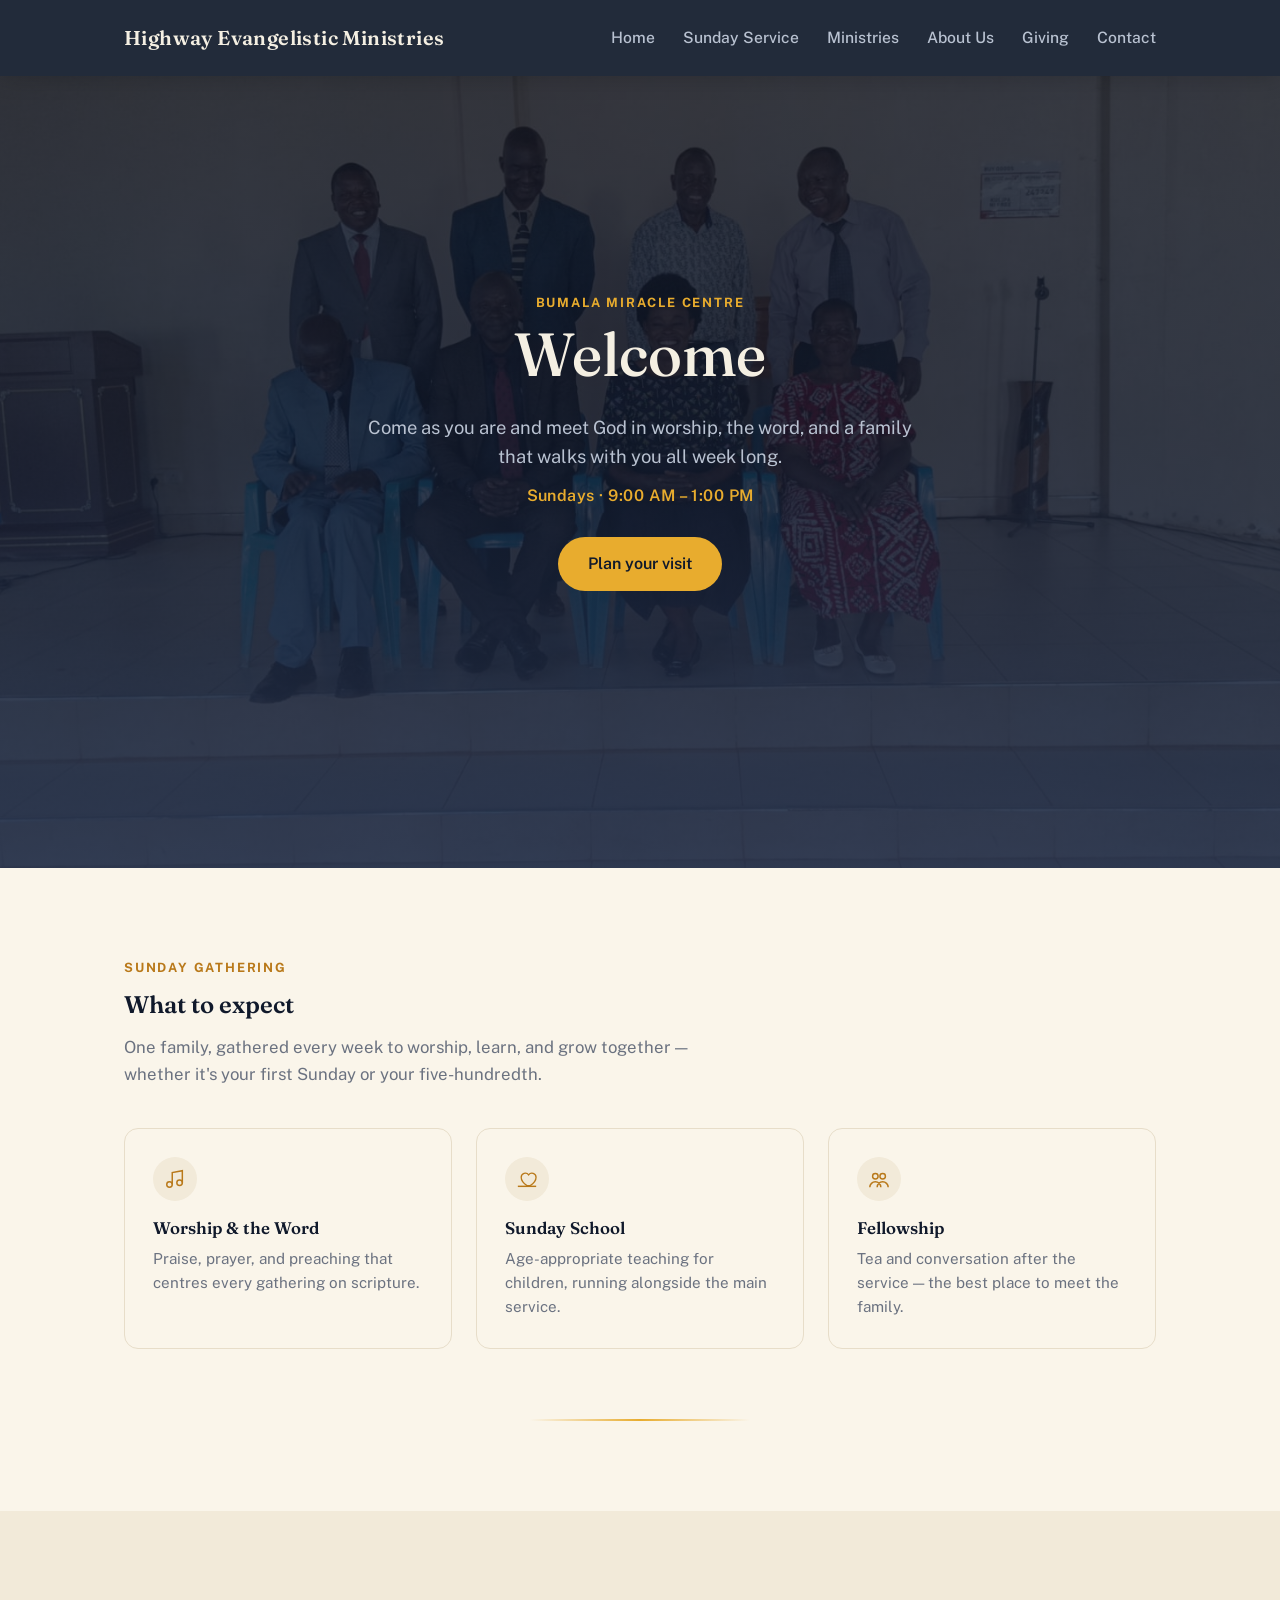
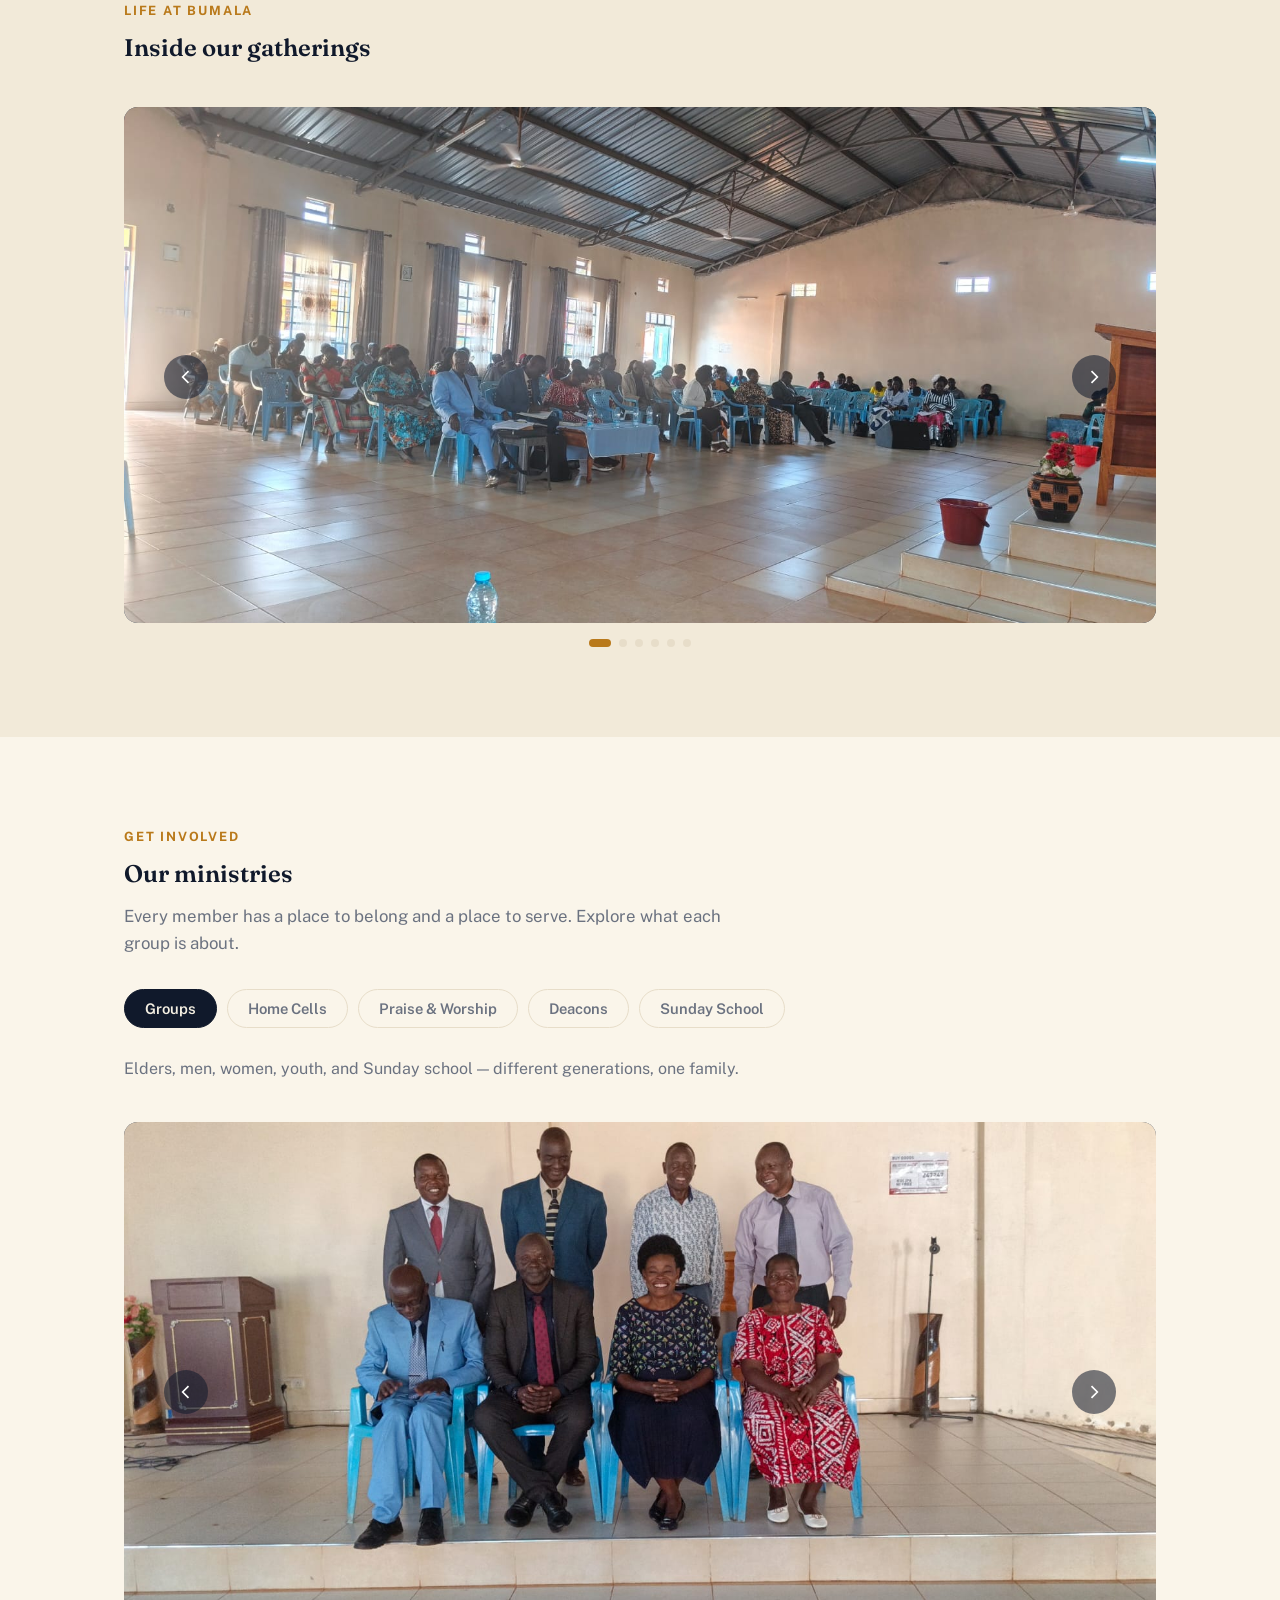
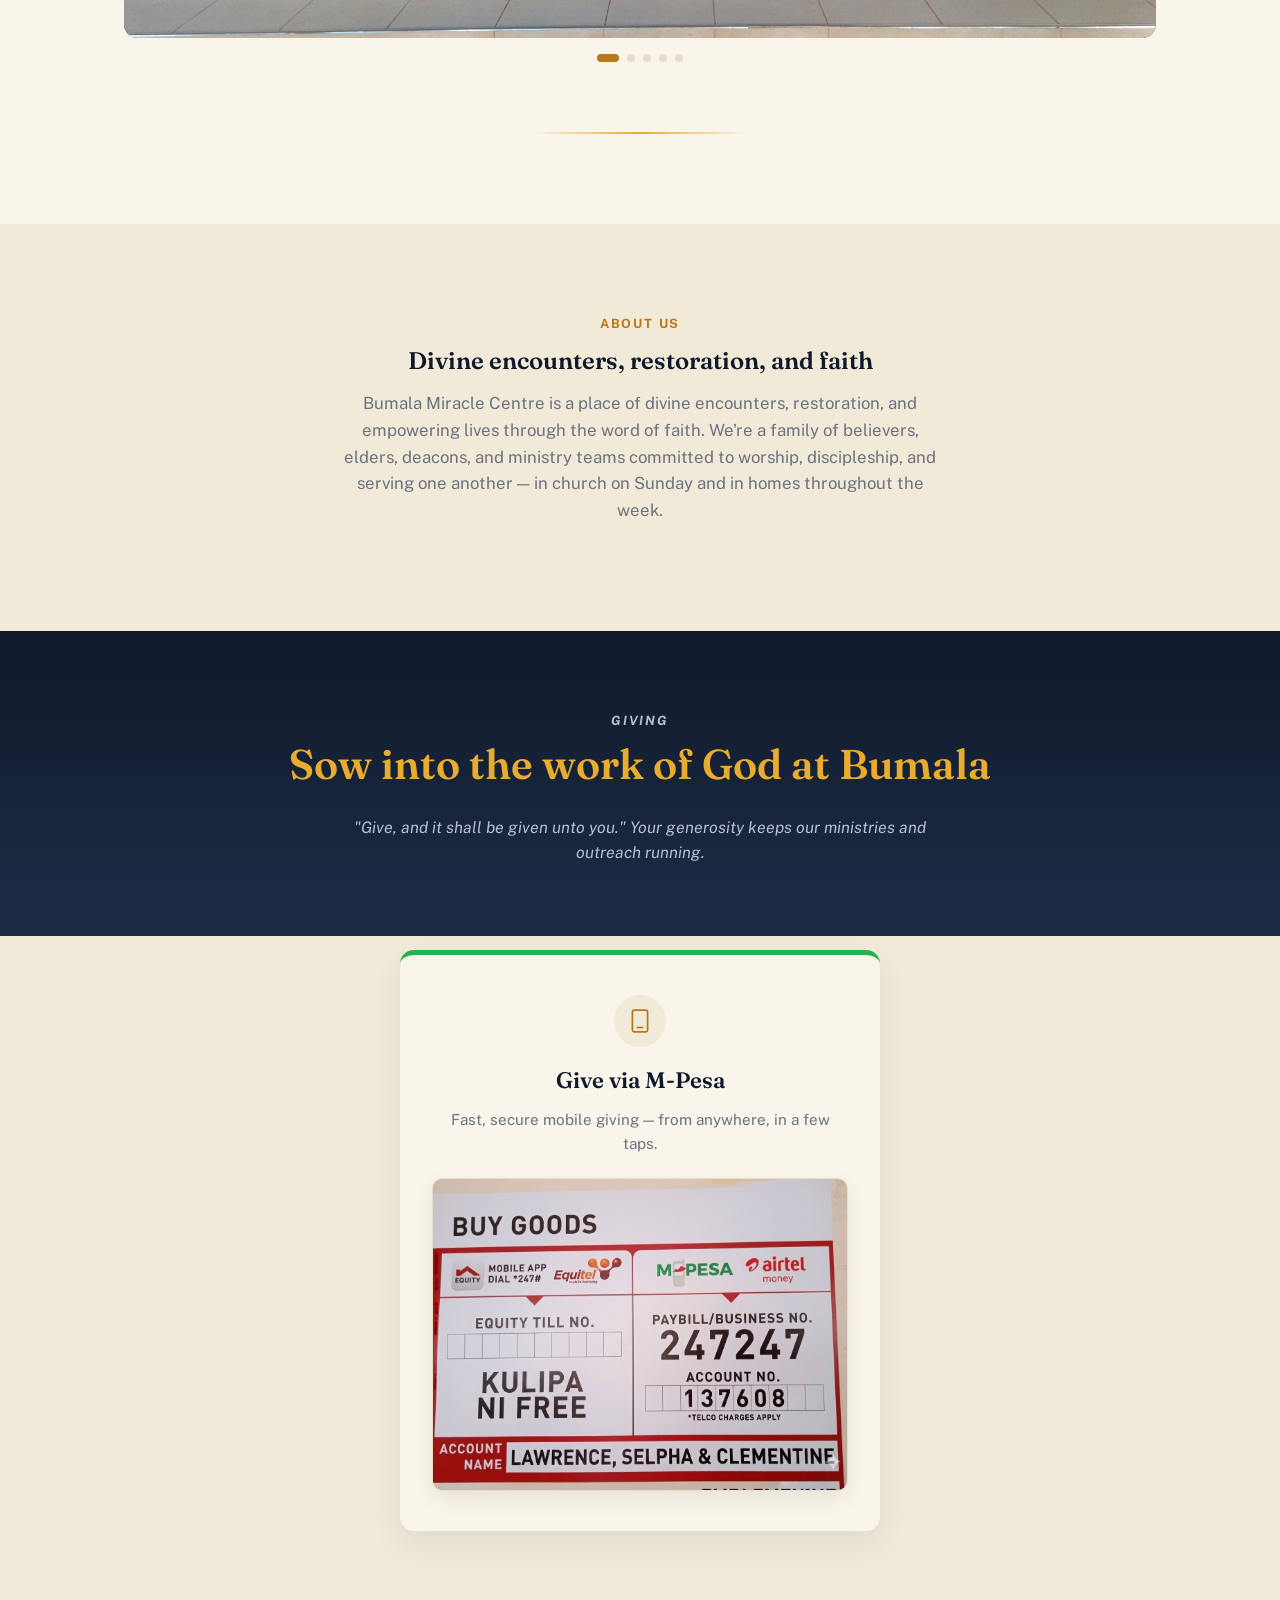
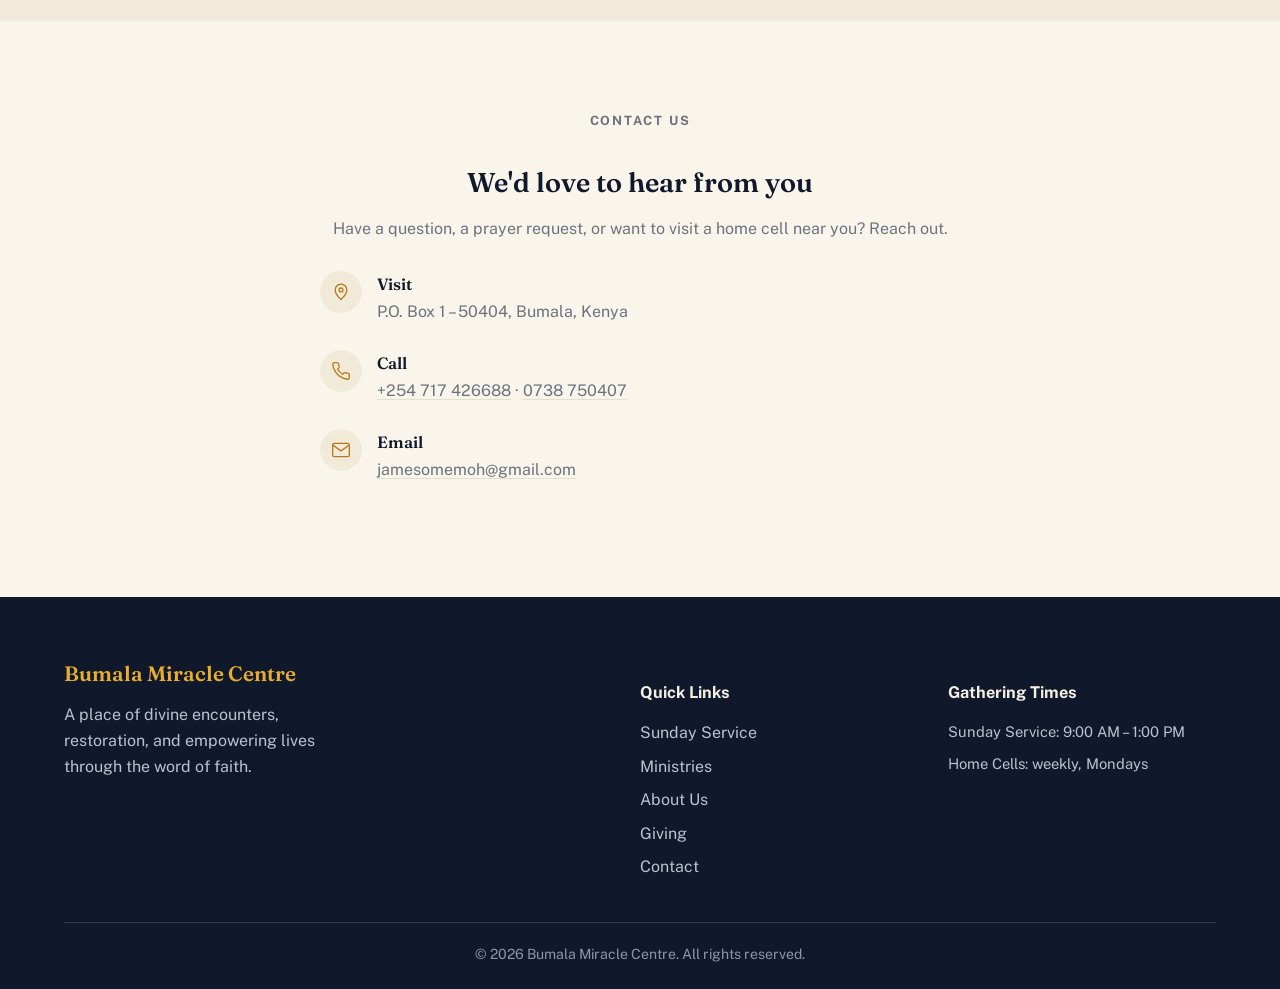
<file: index.html>
<!DOCTYPE html>
<html lang="en">
<head>
<meta charset="UTF-8">
<meta name="viewport" content="width=device-width, initial-scale=1.0">
<title>Highway Evangelistic Ministries</title>
<meta name="description" content="Bumala Miracle Centre: a place of divine encounters, restoration, and empowering lives through the word of faith. Join us Sundays 9:00AM–1:00PM.">
<link rel="preconnect" href="https://fonts.googleapis.com">
<link rel="preconnect" href="https://fonts.gstatic.com" crossorigin>
<link href="https://fonts.googleapis.com/css2?family=Fraunces:ital,opsz,wght@0,9..144,300;0,9..144,500;0,9..144,600;1,9..144,400&family=Public+Sans:wght@400;500;600;700&display=swap" rel="stylesheet">
<link rel="stylesheet" href="style.css">
</head>
<body>

<a class="skip-link" href="#main">Skip to main content</a>

<!-- ============ HEADER ============ -->
<header class="site-header" id="site-header">
    <div class="header-inner">
        <a href="#home" class="logo">
            Highway Evangelistic Ministries
        </a>

        <button class="nav-toggle" id="navToggle" aria-expanded="false" aria-controls="primaryNav" aria-label="Open menu">
            <span></span><span></span><span></span>
        </button>

        <nav class="navbar" id="primaryNav">
            <ul>
                <li><a href="#home">Home</a></li>
                <li><a href="#services">Sunday Service</a></li>
                <li><a href="#ministries">Ministries</a></li>
                <li><a href="#about">About Us</a></li>
                <li><a href="#giving">Giving</a></li>
                <!--<li><a href="#projects">Projects</a></li>
                <li><a href="#bible-study">Bible Study</a></li>
                -->
                <li><a href="#contact">Contact</a></li>

            </ul>
        </nav>
    </div>
</header>

<main id="main">

    <!-- ============ HERO ============ -->
    <section class="hero" id="home">
        <div class="hero-bg" data-carousel aria-hidden="true">
            <div class="carousel-track">
                <div class="carousel-slide"><img src="images/elders.jpg" alt="" loading="eager"></div>
                <div class="carousel-slide"><img src="images/men.jpg" alt="" loading="lazy"></div>
                <div class="carousel-slide"><img src="images/women.jpg" alt="" loading="lazy"></div>
                <div class="carousel-slide"><img src="images/youth.jpg" alt="" loading="lazy"></div>
                <div class="carousel-slide"><img src="images/sundaySchool.jpg" alt="" loading="lazy"></div>
            </div>
        </div>
        <div class="hero-overlay" aria-hidden="true"></div>
        <div class="hero-content">
            <p class="eyebrow">Bumala Miracle Centre</p>
            <h1>Welcome</h1>
            <p class="hero-lede">Come as you are and meet God in worship, the word, and a family that
                walks with you all week long.</p>
            <p class="hero-meta">Sundays &middot; 9:00&nbsp;AM &ndash; 1:00&nbsp;PM</p>
            <div class="hero-actions">
                <a href="#services" class="btn btn-primary">Plan your visit</a>
            </div>
        </div>
    </section>

    <!-- ============ SUNDAY SERVICE ============ -->
    <section class="section" id="services">
        <div class="section-inner">
            <p class="eyebrow">Sunday Gathering</p>
            <h2>What to expect</h2>
            <p class="section-lede">One family, gathered every week to worship, learn, and grow together —
                whether it's your first Sunday or your five-hundredth.</p>

            <div class="info-grid">
                <div class="info-card">
                    <span class="info-card-icon" aria-hidden="true">
                        <svg viewBox="0 0 24 24" fill="none" stroke="currentColor" stroke-width="1.6"><path d="M9 18V5l11-2v13"/><circle cx="6" cy="18" r="3"/><circle cx="17" cy="16" r="3"/></svg>
                    </span>
                    <h3>Worship &amp; the Word</h3>
                    <p>Praise, prayer, and preaching that centres every gathering on scripture.</p>
                </div>
                <div class="info-card">
                    <span class="info-card-icon" aria-hidden="true">
                        <svg viewBox="0 0 24 24" fill="none" stroke="currentColor" stroke-width="1.6"><path d="M12 20s-7-4.4-7-10a5 5 0 0 1 9-3 5 5 0 0 1 9 3c0 5.6-7 10-7 10z" transform="scale(0.9) translate(1.3,1.3)"/><path d="M2 20h20"/></svg>
                    </span>
                    <h3>Sunday School</h3>
                    <p>Age-appropriate teaching for children, running alongside the main service.</p>
                </div>
                <div class="info-card">
                    <span class="info-card-icon" aria-hidden="true">
                        <svg viewBox="0 0 24 24" fill="none" stroke="currentColor" stroke-width="1.6"><circle cx="8" cy="9" r="3"/><circle cx="16" cy="9" r="3"/><path d="M2 21c0-3.3 2.7-6 6-6s6 2.7 6 6M10 21c0-3.3 2.7-6 6-6s6 2.7 6 6"/></svg>
                    </span>
                    <h3>Fellowship</h3>
                    <p>Tea and conversation after the service — the best place to meet the family.</p>
                </div>
            </div>
        </div>
        <div class="divider" aria-hidden="true"></div>
    </section>

    <!-- ============ GALLERY: CONGREGATION ============ -->
    <section class="section section-tinted" aria-labelledby="lifeHeading">
        <div class="section-inner">
            <p class="eyebrow">Life at Bumala</p>
            <h2 id="lifeHeading">Inside our gatherings</h2>
        </div>
        <div class="carousel" data-carousel aria-roledescription="carousel" aria-label="Photos from our services">
            <div class="carousel-track">
                <div class="carousel-slide"><img src="images/sermon2.jpg" alt="The word being preached during a Sunday service" loading="lazy"></div>
                <div class="carousel-slide"><img src="images/congregation.jpg" alt="The congregation gathered in worship" loading="lazy"></div>
                <div class="carousel-slide"><img src="images/sermon.jpg" alt="A message being delivered from the pulpit" loading="lazy"></div>
                <div class="carousel-slide"><img src="images/sermon3.jpg" alt="A moment of preaching during service" loading="lazy"></div>
                <div class="carousel-slide"><img src="images/sundaySchoolPerform.jpg" alt="Sunday school children performing" loading="lazy"></div>
                <div class="carousel-slide"><img src="images/congregation2.jpg" alt="Members of the congregation together" loading="lazy"></div>
            </div>
            <button class="carousel-btn prev" data-prev aria-label="Previous photo">
                <svg viewBox="0 0 24 24" fill="none" stroke="currentColor" stroke-width="2"><path d="M15 5l-7 7 7 7"/></svg>
            </button>
            <button class="carousel-btn next" data-next aria-label="Next photo">
                <svg viewBox="0 0 24 24" fill="none" stroke="currentColor" stroke-width="2"><path d="M9 5l7 7-7 7"/></svg>
            </button>
            <div class="carousel-dots" data-dots></div>
        </div>
    </section>

    <!-- ============ MINISTRIES (tabbed galleries) ============ -->
    <section class="section" id="ministries">
        <div class="section-inner">
            <p class="eyebrow">Get Involved</p>
            <h2>Our ministries</h2>
            <p class="section-lede">Every member has a place to belong and a place to serve. Explore what
                each group is about.</p>

            <div class="tabs" role="tablist" aria-label="Ministries">
                <button role="tab" aria-selected="true" aria-controls="panel-groups" id="tab-groups" class="tab active" data-tab="groups">Groups</button>
                <button role="tab" aria-selected="false" aria-controls="panel-homecells" id="tab-homecells" class="tab" data-tab="homecells" tabindex="-1">Home Cells</button>
                <button role="tab" aria-selected="false" aria-controls="panel-praise" id="tab-praise" class="tab" data-tab="praise" tabindex="-1">Praise &amp; Worship</button>
                <button role="tab" aria-selected="false" aria-controls="panel-deacons" id="tab-deacons" class="tab" data-tab="deacons" tabindex="-1">Deacons</button>
                <button role="tab" aria-selected="false" aria-controls="panel-sundayschool" id="tab-sundayschool" class="tab" data-tab="sundayschool" tabindex="-1">Sunday School</button>
            </div>
        </div>

        <div class="tab-panel active" id="panel-groups" role="tabpanel" aria-labelledby="tab-groups" data-panel="groups">
            <p class="tab-blurb">Elders, men, women, youth, and Sunday school — different generations, one family.</p>
            <div class="carousel" data-carousel aria-roledescription="carousel" aria-label="Photos of our church groups">
                <div class="carousel-track">
                    <div class="carousel-slide"><img src="images/elders.jpg" alt="Church elders" loading="lazy"></div>
                    <div class="carousel-slide"><img src="images/men.jpg" alt="Men's fellowship" loading="lazy"></div>
                    <div class="carousel-slide"><img src="images/women.jpg" alt="Women's fellowship" loading="lazy"></div>
                    <div class="carousel-slide"><img src="images/youth.jpg" alt="Youth fellowship" loading="lazy"></div>
                    <div class="carousel-slide"><img src="images/sundaySchool.jpg" alt="Sunday school class" loading="lazy"></div>
                </div>
                <button class="carousel-btn prev" data-prev aria-label="Previous photo"><svg viewBox="0 0 24 24" fill="none" stroke="currentColor" stroke-width="2"><path d="M15 5l-7 7 7 7"/></svg></button>
                <button class="carousel-btn next" data-next aria-label="Next photo"><svg viewBox="0 0 24 24" fill="none" stroke="currentColor" stroke-width="2"><path d="M9 5l7 7-7 7"/></svg></button>
                <div class="carousel-dots" data-dots></div>
            </div>
        </div>

        <div class="tab-panel" id="panel-homecells" role="tabpanel" aria-labelledby="tab-homecells" data-panel="homecells" hidden>
            <p class="tab-blurb">Gather with brethren from your area at a member's home for a once-a-week
                service during the week.</p>
            <div class="carousel" data-carousel aria-roledescription="carousel" aria-label="Photos of our home cells">
                <div class="carousel-track">
                    <div class="carousel-slide"><img src="images/homeCellLeaders.jpg" alt="Home cell leaders" loading="lazy"></div>
                    <div class="carousel-slide"><img src="images/homeCell.jpg" alt="A home cell meeting" loading="lazy"></div>
                    <div class="carousel-slide"><img src="images/homeCell2.jpg" alt="A home cell meeting" loading="lazy"></div>
                    <div class="carousel-slide"><img src="images/homeCell3.jpg" alt="A home cell meeting" loading="lazy"></div>
                    <div class="carousel-slide"><img src="images/homeCell4.jpg" alt="A home cell meeting" loading="lazy"></div>
                    <div class="carousel-slide"><img src="images/homeCell5.jpg" alt="A home cell meeting" loading="lazy"></div>
                    <div class="carousel-slide"><img src="images/homeCell6.jpg" alt="A home cell meeting" loading="lazy"></div>
                </div>
                <button class="carousel-btn prev" data-prev aria-label="Previous photo"><svg viewBox="0 0 24 24" fill="none" stroke="currentColor" stroke-width="2"><path d="M15 5l-7 7 7 7"/></svg></button>
                <button class="carousel-btn next" data-next aria-label="Next photo"><svg viewBox="0 0 24 24" fill="none" stroke="currentColor" stroke-width="2"><path d="M9 5l7 7-7 7"/></svg></button>
                <div class="carousel-dots" data-dots></div>
            </div>
        </div>

        <div class="tab-panel" id="panel-praise" role="tabpanel" aria-labelledby="tab-praise" data-panel="praise" hidden>
            <p class="tab-blurb">Sing and dance for the Lord — leading the congregation into worship every week.</p>
            <div class="carousel" data-carousel aria-roledescription="carousel" aria-label="Photos of our praise and worship team">
                <div class="carousel-track">
                    <div class="carousel-slide"><img src="images/praiseTeam.jpg" alt="Praise and worship team leading service" loading="lazy"></div>
                    <div class="carousel-slide"><img src="images/praiseTeam2.jpg" alt="Praise and worship team leading service" loading="lazy"></div>
                </div>
                <button class="carousel-btn prev" data-prev aria-label="Previous photo"><svg viewBox="0 0 24 24" fill="none" stroke="currentColor" stroke-width="2"><path d="M15 5l-7 7 7 7"/></svg></button>
                <button class="carousel-btn next" data-next aria-label="Next photo"><svg viewBox="0 0 24 24" fill="none" stroke="currentColor" stroke-width="2"><path d="M9 5l7 7-7 7"/></svg></button>
                <div class="carousel-dots" data-dots></div>
            </div>
        </div>

        <div class="tab-panel" id="panel-deacons" role="tabpanel" aria-labelledby="tab-deacons" data-panel="deacons" hidden>
            <p class="tab-blurb">Our members serve in many roles — from treasury to ushering to leading our
                women's ministry.</p>
            <div class="carousel" data-carousel aria-roledescription="carousel" aria-label="Photos of our deacons">
                <div class="carousel-track">
                    <div class="carousel-slide"><img src="images/treasury.jpg" alt="Treasury team" loading="lazy"></div>
                    <div class="carousel-slide"><img src="images/treasury2.jpg" alt="Treasury team" loading="lazy"></div>
                    <div class="carousel-slide"><img src="images/treasury3.jpg" alt="Treasury team" loading="lazy"></div>
                    <div class="carousel-slide"><img src="images/ushers.jpg" alt="Ushering team" loading="lazy"></div>
                    <div class="carousel-slide"><img src="images/womenLeaders.jpg" alt="Women's ministry leaders" loading="lazy"></div>
                </div>
                <button class="carousel-btn prev" data-prev aria-label="Previous photo"><svg viewBox="0 0 24 24" fill="none" stroke="currentColor" stroke-width="2"><path d="M15 5l-7 7 7 7"/></svg></button>
                <button class="carousel-btn next" data-next aria-label="Next photo"><svg viewBox="0 0 24 24" fill="none" stroke="currentColor" stroke-width="2"><path d="M9 5l7 7-7 7"/></svg></button>
                <div class="carousel-dots" data-dots></div>
            </div>
        </div>

        <div class="tab-panel" id="panel-sundayschool" role="tabpanel" aria-labelledby="tab-sundayschool" data-panel="sundayschool" hidden>
            <p class="tab-blurb">"Teach a child in the ways, and he shall not depart from it." Building
                strong foundations from an early age.</p>
            <div class="carousel" data-carousel aria-roledescription="carousel" aria-label="Photos of our Sunday school">
                <div class="carousel-track">
                    <div class="carousel-slide"><img src="images/sundaySchool.jpg" alt="Sunday school class" loading="lazy"></div>
                    <div class="carousel-slide"><img src="images/sundaySchoolPerform.jpg" alt="Sunday school performance" loading="lazy"></div>
                    <div class="carousel-slide"><img src="images/sundayschoolperform2.jpg" alt="Sunday school performance" loading="lazy"></div>
                    <div class="carousel-slide"><img src="images/sundaySchoolPerform3.jpg" alt="Sunday school performance" loading="lazy"></div>
                    <div class="carousel-slide"><img src="images/sundaySchoolPerform4.jpg" alt="Sunday school performance" loading="lazy"></div>
                    <div class="carousel-slide"><img src="images/sundaySchoolPerform5.jpg" alt="Sunday school performance" loading="lazy"></div>
                    <div class="carousel-slide"><img src="images/sundaySchoolPerform6.jpg" alt="Sunday school performance" loading="lazy"></div>
                </div>
                <button class="carousel-btn prev" data-prev aria-label="Previous photo"><svg viewBox="0 0 24 24" fill="none" stroke="currentColor" stroke-width="2"><path d="M15 5l-7 7 7 7"/></svg></button>
                <button class="carousel-btn next" data-next aria-label="Next photo"><svg viewBox="0 0 24 24" fill="none" stroke="currentColor" stroke-width="2"><path d="M9 5l7 7-7 7"/></svg></button>
                <div class="carousel-dots" data-dots></div>
            </div>
        </div>
        <div class="divider" aria-hidden="true"></div>
    </section>

    <!-- ============ ABOUT ============ -->
    <section class="section section-tinted" id="about">
        <div class="section-inner section-inner-narrow">
            <p class="eyebrow">About Us</p>
            <h2>Divine encounters, restoration, and faith</h2>
            <p class="section-lede">Bumala Miracle Centre is a place of divine encounters, restoration, and
                empowering lives through the word of faith. We're a family of believers, elders, deacons, and
                ministry teams committed to worship, discipleship, and serving one another — in church on
                Sunday and in homes throughout the week.</p>
        </div>
    </section>

    <!-- ============ GIVING ============ -->
    <section class="page-title-banner" id="giving">
        <p class="eyebrow eyebrow-light">Giving</p>
        <h1>Sow into the work of God at Bumala</h1>
        <p>"Give, and it shall be given unto you." Your generosity keeps our ministries and outreach running.</p>
    </section>

    <section class="giving-section">
        <div class="giving-container">
            <div class="giving-card mpesa-card">
                <span class="giving-icon" aria-hidden="true">
                    <svg viewBox="0 0 24 24" fill="none" stroke="currentColor" stroke-width="1.6"><rect x="5" y="2" width="14" height="20" rx="2"/><path d="M9 18h6"/></svg>
                </span>
                <h2>Give via M-Pesa</h2>
                <p>Fast, secure mobile giving — from anywhere, in a few taps.</p>
                <img class="payment-poster" src="images/mpesa-paybill.jpg" alt="M-Pesa Buy Goods poster: Paybill/Business No. 247247, Account No. 137608, Account Name Lawrence, Selpha & Clementine">
            </div>
        </div>
    </section>

    <!-- ============ CONTACT ============ -->
    <section class="contact-section" id="contact">
        <div class="contact-container">
            <div class="contact-info">
                <p class="eyebrow">Contact Us</p>
                <h2>We'd love to hear from you</h2>
                <p>Have a question, a prayer request, or want to visit a home cell near you? Reach out.</p>

                <div class="info-item">
                    <span class="info-icon" aria-hidden="true">
                        <svg viewBox="0 0 24 24" fill="none" stroke="currentColor" stroke-width="1.6"><path d="M12 21s7-6.6 7-11.5A7 7 0 0 0 5 9.5C5 14.4 12 21 12 21z"/><circle cx="12" cy="9.5" r="2.3"/></svg>
                    </span>
                    <div>
                        <h3>Visit</h3>
                        <p>P.O. Box 1 &ndash; 50404, Bumala, Kenya</p>
                    </div>
                </div>

                <div class="info-item">
                    <span class="info-icon" aria-hidden="true">
                        <svg viewBox="0 0 24 24" fill="none" stroke="currentColor" stroke-width="1.6"><path d="M22 16.9v3a2 2 0 0 1-2.2 2 19.8 19.8 0 0 1-8.6-3.1 19.5 19.5 0 0 1-6-6 19.8 19.8 0 0 1-3.1-8.7A2 2 0 0 1 4.1 2h3a2 2 0 0 1 2 1.7c.1.9.3 1.8.6 2.7a2 2 0 0 1-.4 2.1L8 9.9a16 16 0 0 0 6 6l1.4-1.4a2 2 0 0 1 2.1-.4c.9.3 1.8.5 2.7.6a2 2 0 0 1 1.8 2z"/></svg>
                    </span>
                    <div>
                        <h3>Call</h3>
                        <p><a href="tel:+254717426688">+254 717 426688</a> &middot; <a href="tel:+254738750407">0738 750407</a></p>
                    </div>
                </div>

                <div class="info-item">
                    <span class="info-icon" aria-hidden="true">
                        <svg viewBox="0 0 24 24" fill="none" stroke="currentColor" stroke-width="1.6"><rect x="2" y="4" width="20" height="16" rx="2"/><path d="M2 6l10 7 10-7"/></svg>
                    </span>
                    <div>
                        <h3>Email</h3>
                        <p><a href="mailto:jamesomemoh@gmail.com">jamesomemoh@gmail.com</a></p>
                    </div>
                </div>
            </div>
        </div>
    </section>

</main>

<!-- ============ FOOTER ============ -->
<footer class="main-footer">
    <div class="footer-content">
        <div class="footer-brand">
            <h3>Bumala Miracle Centre</h3>
            <p>A place of divine encounters, restoration, and empowering lives through the word of faith.</p>
        </div>
        <div class="footer-links">
            <h4>Quick Links</h4>
            <ul>
                <li><a href="#services">Sunday Service</a></li>
                <li><a href="#ministries">Ministries</a></li>
                <li><a href="#about">About Us</a></li>
                <li><a href="#giving">Giving</a></li>
                <li><a href="#contact">Contact</a></li>
            </ul>
        </div>
        <div class="footer-hours">
            <h4>Gathering Times</h4>
            <p>Sunday Service: 9:00 AM &ndash; 1:00 PM</p>
            <p>Home Cells: weekly, Mondays</p>
        </div>
    </div>
    <p class="footer-bottom">&copy; <span id="year"></span> Bumala Miracle Centre. All rights reserved.</p>
</footer>

<script src="script.js"></script>
</body>
</html>
</file>
<file: style.css>
/* ============================================================
   BUMALA MIRACLE CENTRE — design tokens
   Deep ink navy paired with warm gold accents, in Fraunces (display)
   and Public Sans (body).
   ============================================================ */
:root {
    /* Color */
    --ink: #10192b;
    --ink-2: #1c2c45;
    --paper: #faf5ea;
    --paper-2: #f2ead9;
    --gold: #e8ac2e;
    --gold-deep: #b9791a;
    --clay: #c1573b;
    --text: #23262b;
    --text-muted: #6b7280;
    --text-on-ink: #f4efe2;
    --text-on-ink-muted: #b9c2d1;
    --mpesa-green: #26b14c;
    --border: #e7ddc9;

    /* Type */
    --font-display: "Fraunces", Georgia, serif;
    --font-body: "Public Sans", -apple-system, BlinkMacSystemFont, "Segoe UI", sans-serif;

    /* Layout */
    --max-width: 1160px;
    --radius: 14px;
    --header-h: 76px;
}

@media (prefers-reduced-motion: no-preference) {
    :root { --transition-base: 0.35s ease; }
}
@media (prefers-reduced-motion: reduce) {
    :root { --transition-base: 0.01s; }
}

* { box-sizing: border-box; }
html { scroll-behavior: smooth; scroll-padding-top: var(--header-h); }
@media (prefers-reduced-motion: reduce) { html { scroll-behavior: auto; } }

body {
    margin: 0;
    font-family: var(--font-body);
    color: var(--text);
    background: var(--paper);
    line-height: 1.6;
    -webkit-font-smoothing: antialiased;
}

h1, h2, h3 { font-family: var(--font-display); font-weight: 600; color: var(--ink); margin: 0 0 0.4em; }
p { margin: 0 0 1em; }
a { color: inherit; }
img { max-width: 100%; display: block; }
button { font-family: inherit; }

.skip-link {
    position: absolute;
    left: -999px;
    top: 0;
    background: var(--gold);
    color: var(--ink);
    padding: 12px 20px;
    z-index: 2000;
    font-weight: 600;
    border-radius: 0 0 8px 0;
}
.skip-link:focus { left: 0; }

:focus-visible {
    outline: 3px solid var(--gold-deep);
    outline-offset: 3px;
}

.eyebrow {
    font-family: var(--font-body);
    font-size: 0.8rem;
    font-weight: 700;
    letter-spacing: 0.14em;
    text-transform: uppercase;
    color: var(--gold-deep);
    margin: 0 0 0.6em;
}
.eyebrow-light { color: var(--gold); }

/* ============ HEADER / NAV ============ */
.site-header {
    position: sticky;
    top: 0;
    z-index: 1000;
    background: rgba(16, 25, 43, 0.92);
    backdrop-filter: blur(10px);
    box-shadow: 0 4px 20px rgba(0,0,0,0.15);
}
.header-inner {
    max-width: var(--max-width);
    margin: 0 auto;
    display: flex;
    align-items: center;
    justify-content: space-between;
    padding: 0 5%;
    height: var(--header-h);
}
.logo {
    display: flex;
    align-items: center;
    gap: 10px;
    font-family: var(--font-display);
    font-size: 1.25rem;
    font-weight: 600;
    color: var(--text-on-ink);
    text-decoration: none;
    letter-spacing: 0.02em;
}
.navbar ul {
    list-style: none;
    display: flex;
    gap: 28px;
    margin: 0;
    padding: 0;
}
.navbar a {
    color: var(--text-on-ink-muted);
    text-decoration: none;
    font-size: 0.98rem;
    font-weight: 500;
    transition: color var(--transition-base);
}
.navbar a:hover, .navbar a:focus-visible { color: var(--gold); }

.nav-toggle {
    display: none;
    flex-direction: column;
    justify-content: center;
    gap: 5px;
    width: 40px;
    height: 40px;
    background: none;
    border: none;
    cursor: pointer;
}
.nav-toggle span {
    width: 22px;
    height: 2px;
    background: var(--text-on-ink);
    transition: transform var(--transition-base), opacity var(--transition-base);
}
.nav-toggle[aria-expanded="true"] span:nth-child(1) { transform: translateY(7px) rotate(45deg); }
.nav-toggle[aria-expanded="true"] span:nth-child(2) { opacity: 0; }
.nav-toggle[aria-expanded="true"] span:nth-child(3) { transform: translateY(-7px) rotate(-45deg); }

/* ============ HERO ============ */
.hero {
    position: relative;
    min-height: 88vh;
    display: flex;
    align-items: center;
    overflow: hidden;
    background: var(--ink);
}
.hero-bg {
    position: absolute;
    inset: 0;
    z-index: 0;
}
.hero-bg .carousel-track {
    position: absolute;
    inset: 0;
    aspect-ratio: auto;
    border-radius: 0;
    background: var(--ink);
}
.hero-bg .carousel-slide img {
    filter: saturate(0.9) brightness(0.85);
}
.hero-overlay {
    position: absolute;
    inset: 0;
    z-index: 1;
    background: linear-gradient(180deg, rgba(11,18,32,0.78) 0%, rgba(16,25,43,0.82) 45%, rgba(36,48,74,0.9) 100%);
}
.hero-content {
    position: relative;
    z-index: 2;
    max-width: 760px;
    margin: 0 auto;
    padding: 0 5% 60px;
    text-align: center;
    color: var(--text-on-ink);
}
.hero-content .eyebrow { color: var(--gold); }
.hero h1 {
    color: var(--text-on-ink);
    font-size: clamp(2.4rem, 5.5vw, 3.8rem);
    line-height: 1.1;
    font-weight: 500;
}
.hero-lede {
    font-size: 1.15rem;
    color: var(--text-on-ink-muted);
    max-width: 560px;
    margin: 0 auto 0.6em;
}
.hero-meta {
    font-weight: 600;
    letter-spacing: 0.03em;
    color: var(--gold);
    margin-bottom: 1.8em;
}
.hero-actions { display: flex; gap: 16px; justify-content: center; flex-wrap: wrap; }

.btn {
    display: inline-block;
    padding: 14px 30px;
    border-radius: 999px;
    font-weight: 600;
    text-decoration: none;
    transition: transform var(--transition-base), background var(--transition-base), color var(--transition-base);
}
.btn:hover { transform: translateY(-2px); }
.btn-primary { background: var(--gold); color: var(--ink); }
.btn-primary:hover { background: #f2bb46; }

/* ============ SECTIONS ============ */
.section { padding: 90px 0; }
.section-tinted { background: var(--paper-2); }
.section-inner {
    max-width: var(--max-width);
    margin: 0 auto;
    padding: 0 5%;
}
.section-inner-narrow { max-width: 720px; text-align: center; }
.section-lede { max-width: 620px; color: var(--text-muted); font-size: 1.05rem; }

.divider {
    max-width: 220px;
    height: 2px;
    margin: 70px auto 0;
    background: linear-gradient(90deg, transparent, var(--gold), transparent);
}

.info-grid {
    display: grid;
    grid-template-columns: repeat(3, 1fr);
    gap: 24px;
    margin-top: 40px;
}
.info-card {
    background: var(--paper);
    border: 1px solid var(--border);
    border-radius: var(--radius);
    padding: 28px;
}
.info-card-icon {
    display: inline-flex;
    align-items: center;
    justify-content: center;
    width: 44px; height: 44px;
    border-radius: 50%;
    background: var(--paper-2);
    color: var(--gold-deep);
    margin-bottom: 14px;
}
.info-card-icon svg { width: 22px; height: 22px; }
.info-card h3 { font-size: 1.05rem; margin-bottom: 0.3em; }
.info-card p { color: var(--text-muted); font-size: 0.95rem; margin: 0; }

/* ============ CAROUSEL / GALLERY ============ */
.carousel {
    position: relative;
    max-width: var(--max-width);
    margin: 40px auto 0;
    padding: 0 5%;
}
.carousel-track {
    position: relative;
    aspect-ratio: 16 / 8;
    border-radius: var(--radius);
    overflow: hidden;
    background: var(--ink-2);
}
.carousel-slide {
    position: absolute;
    inset: 0;
    opacity: 0;
    visibility: hidden;
    transition: opacity 0.7s ease;
}
.carousel-slide.active { opacity: 1; visibility: visible; }
.carousel-slide img { width: 100%; height: 100%; object-fit: cover; }

.carousel-btn {
    position: absolute;
    top: 50%;
    transform: translateY(-50%);
    width: 44px; height: 44px;
    border-radius: 50%;
    border: none;
    background: rgba(16,25,43,0.55);
    color: #fff;
    display: flex;
    align-items: center;
    justify-content: center;
    cursor: pointer;
    transition: background var(--transition-base);
}
.carousel-btn:hover { background: var(--gold-deep); }
.carousel-btn svg { width: 20px; height: 20px; }
.carousel-btn.prev { left: 9%; }
.carousel-btn.next { right: 9%; }

.carousel-dots {
    display: flex;
    justify-content: center;
    gap: 8px;
    margin-top: 16px;
}
.carousel-dots button {
    width: 8px; height: 8px;
    border-radius: 50%;
    border: none;
    background: var(--border);
    cursor: pointer;
    padding: 0;
    transition: background var(--transition-base), width var(--transition-base);
}
.carousel-dots button.active { background: var(--gold-deep); width: 22px; border-radius: 5px; }

/* ============ TABS (Ministries) ============ */
.tabs {
    display: flex;
    flex-wrap: wrap;
    gap: 10px;
    margin-top: 32px;
}
.tab {
    padding: 10px 20px;
    border-radius: 999px;
    border: 1px solid var(--border);
    background: var(--paper);
    color: var(--text-muted);
    font-weight: 600;
    font-size: 0.92rem;
    cursor: pointer;
    transition: background var(--transition-base), color var(--transition-base), border-color var(--transition-base);
}
.tab:hover { border-color: var(--gold-deep); }
.tab.active { background: var(--ink); color: var(--text-on-ink); border-color: var(--ink); }
.tab-panel[hidden] { display: none; }
.tab-blurb {
    max-width: var(--max-width);
    margin: 28px auto 0;
    padding: 0 5%;
    color: var(--text-muted);
}

/* ============ GIVING ============ */
.page-title-banner {
    background: linear-gradient(180deg, var(--ink) 0%, #1d2c46 100%);
    color: var(--text-on-ink);
    text-align: center;
    padding: 80px 5% 70px;
}
.page-title-banner h1 { color: var(--gold); font-size: clamp(1.9rem, 4vw, 2.6rem); }
.page-title-banner p { max-width: 640px; margin: 0 auto; color: var(--text-on-ink-muted); font-style: italic; }

.giving-section { background: var(--paper-2); padding: 60px 5% 90px; }
.giving-container {
    max-width: 480px;
    margin: -46px auto 0;
}
.giving-card {
    background: var(--paper);
    border-radius: var(--radius);
    padding: 40px 32px;
    text-align: center;
    box-shadow: 0 12px 30px rgba(16,25,43,0.08);
    border-top: 5px solid var(--ink);
}
.giving-card.mpesa-card { border-top-color: var(--mpesa-green); }
.giving-icon {
    display: inline-flex;
    align-items: center;
    justify-content: center;
    width: 52px; height: 52px;
    border-radius: 50%;
    background: var(--paper-2);
    color: var(--gold-deep);
    margin-bottom: 16px;
}
.giving-icon svg { width: 26px; height: 26px; }
.giving-card h2 { font-size: 1.4rem; margin-bottom: 0.4em; }
.giving-card > p { color: var(--text-muted); font-size: 0.95rem; margin-bottom: 22px; }
.payment-poster {
    width: 100%;
    border-radius: 10px;
    border: 1px solid var(--border);
    box-shadow: 0 8px 20px rgba(16,25,43,0.08);
}

/* ============ CONTACT ============ */
.contact-section { background: var(--paper); padding: 90px 5%; }
.contact-container {
    max-width: 640px;
    margin: 0 auto;
    text-align: center;
}
.contact-info h2 { font-size: 1.7rem; }
.contact-info > p { color: var(--text-muted); margin-bottom: 30px; }
.info-item { display: flex; align-items: flex-start; gap: 15px; margin-bottom: 25px; text-align: left; }
.info-icon {
    display: flex; align-items: center; justify-content: center;
    width: 42px; height: 42px;
    border-radius: 50%;
    background: var(--paper-2);
    color: var(--gold-deep);
    flex-shrink: 0;
}
.info-icon svg { width: 20px; height: 20px; }
.info-item h3 { font-size: 1.02rem; margin-bottom: 2px; }
.info-item p { color: var(--text-muted); margin: 0; }
.info-item p a { color: var(--text-muted); text-decoration: underline; text-decoration-color: var(--border); text-underline-offset: 3px; transition: color var(--transition-base); }
.info-item p a:hover { color: var(--gold-deep); }

/* ============ FOOTER ============ */
.main-footer { background: var(--ink); color: var(--text-on-ink); padding: 60px 5% 24px; }
.footer-content {
    max-width: var(--max-width);
    margin: 0 auto;
    display: grid;
    grid-template-columns: 2fr 1fr 1fr;
    gap: 40px;
    padding-bottom: 34px;
    border-bottom: 1px solid rgba(244,239,226,0.15);
}
.footer-brand h3 { color: var(--gold); margin-bottom: 12px; font-size: 1.3rem; }
.footer-brand p { color: var(--text-on-ink-muted); max-width: 300px; }
.footer-links h4, .footer-hours h4 { color: var(--text-on-ink); margin-bottom: 15px; font-size: 1.02rem; font-family: var(--font-body); }
.footer-links ul { list-style: none; margin: 0; padding: 0; }
.footer-links li { margin-bottom: 8px; }
.footer-links a { color: var(--text-on-ink-muted); text-decoration: none; transition: color var(--transition-base); }
.footer-links a:hover { color: var(--gold); }
.footer-hours p { color: var(--text-on-ink-muted); margin-bottom: 8px; font-size: 0.92rem; }
.footer-bottom { text-align: center; padding-top: 20px; color: #8b96ab; font-size: 0.88rem; max-width: var(--max-width); margin: 0 auto; }

/* ============ RESPONSIVE ============ */
@media (max-width: 900px) {
    .info-grid { grid-template-columns: 1fr; }
}

@media (max-width: 800px) {
    .nav-toggle { display: flex; }
    .navbar {
        position: absolute;
        top: var(--header-h);
        left: 0; right: 0;
        background: var(--ink);
        max-height: 0;
        overflow: hidden;
        transition: max-height var(--transition-base);
    }
    .navbar.open { max-height: 400px; }
    .navbar ul { flex-direction: column; gap: 0; padding: 10px 5% 20px; }
    .navbar li { border-top: 1px solid rgba(244,239,226,0.1); }
    .navbar a { display: block; padding: 14px 0; }

    .carousel-btn.prev { left: 3%; }
    .carousel-btn.next { right: 3%; }
}

@media (max-width: 700px) {
    .footer-content { grid-template-columns: 1fr; gap: 36px; }
    .section { padding: 64px 0; }
    .hero { min-height: 82vh; }
    .giving-card { padding: 32px 20px; }
}
</file>
